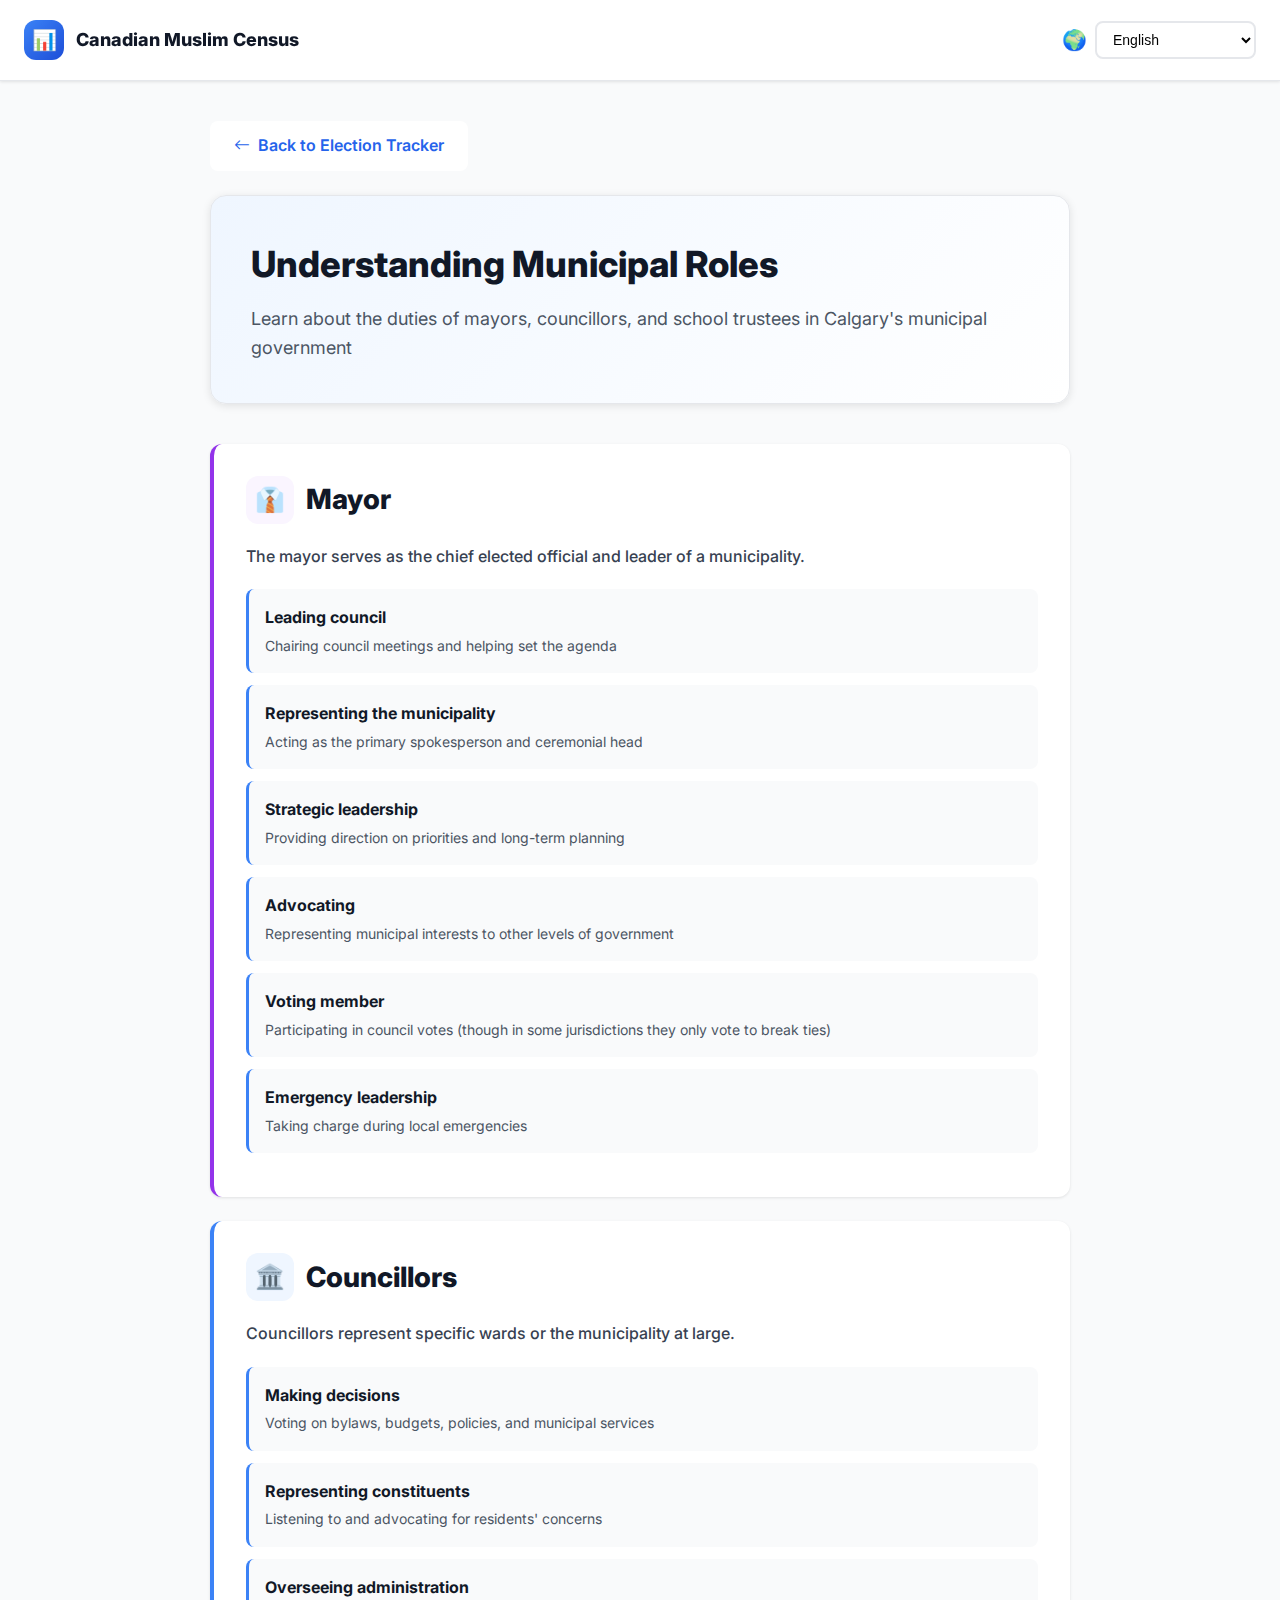
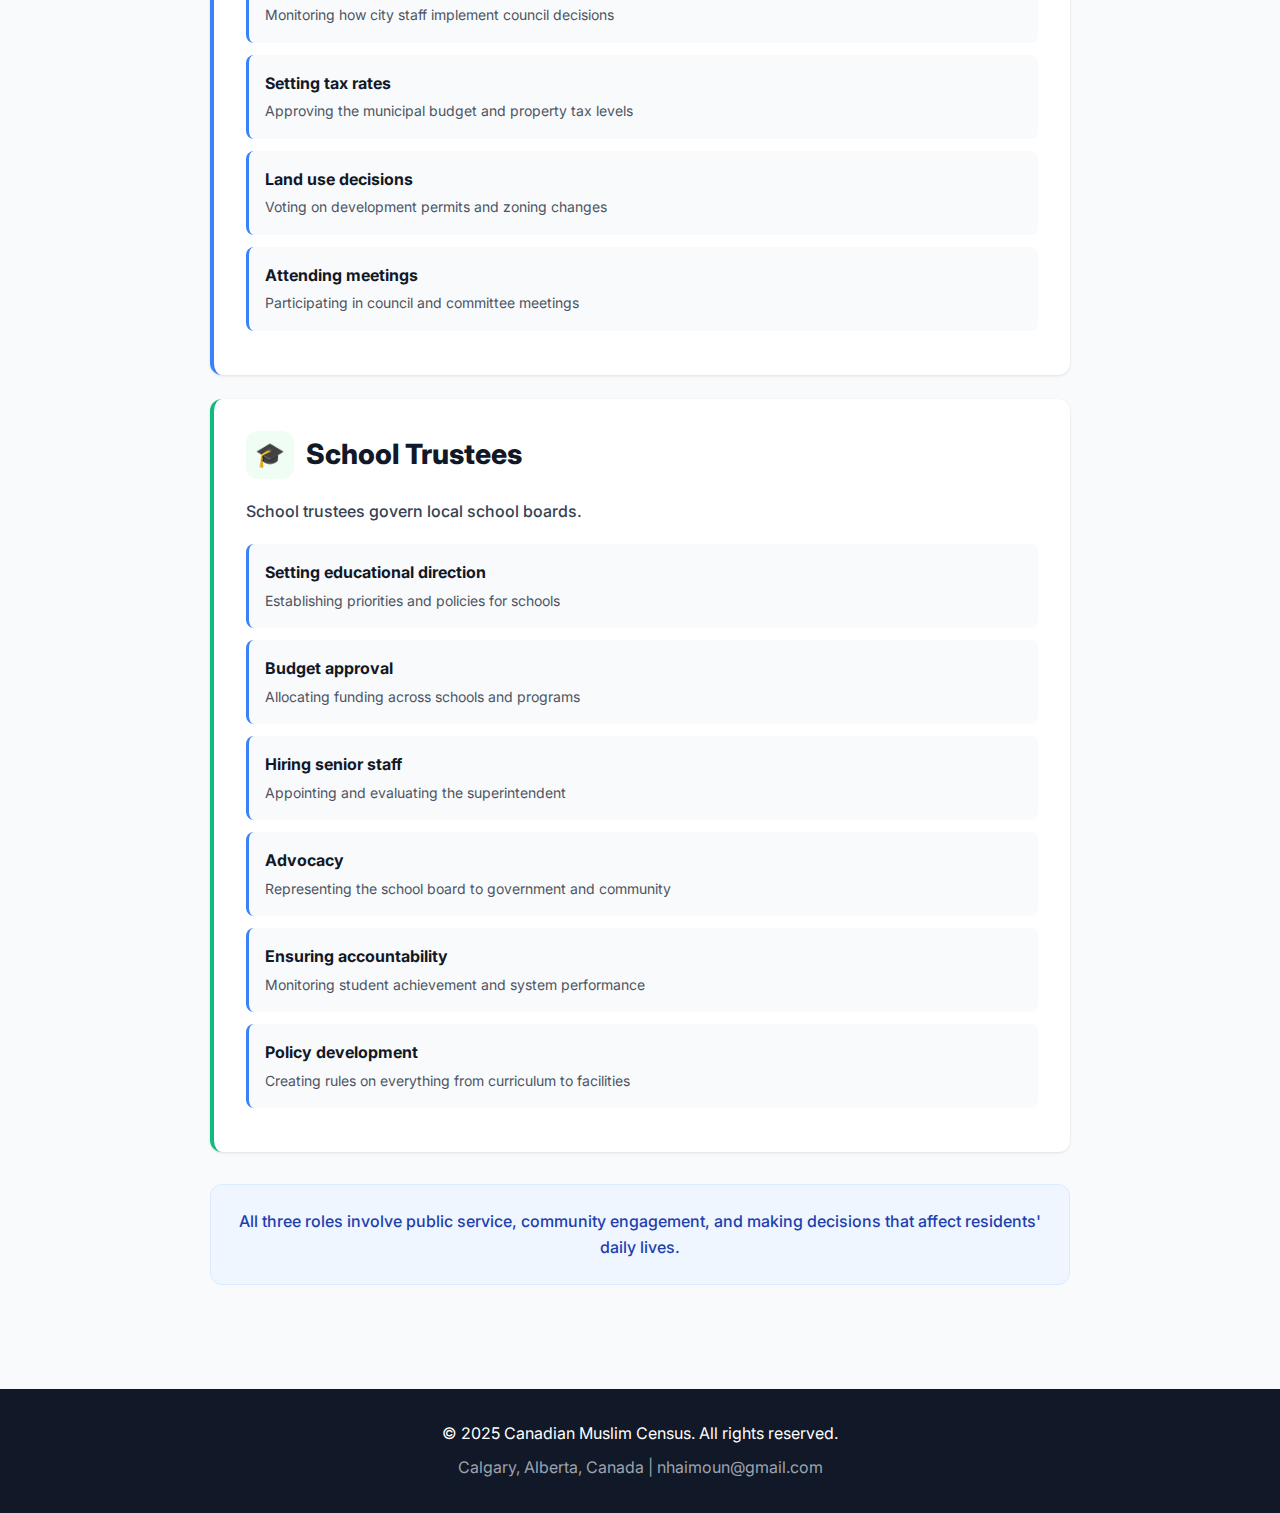
<file: calgary-municipal-roles.html>
<!DOCTYPE html>
<html lang="en">
<head>
  <meta charset="utf-8">
  <meta content="width=device-width, initial-scale=1.0" name="viewport">
  <title>Municipal Roles Explained - Canadian Muslim Census</title>
  <meta name="description" content="Understanding the duties of mayors, councillors, and school trustees in Calgary's municipal election.">

  <!-- Fonts -->
  <link href="https://fonts.googleapis.com" rel="preconnect">
  <link href="https://fonts.gstatic.com" rel="preconnect" crossorigin>
  <link href="https://fonts.googleapis.com/css2?family=Inter:wght@100;200;300;400;500;600;700;800;900&display=swap" rel="stylesheet">

  <!-- Bootstrap Icons -->
  <link href="https://cdn.jsdelivr.net/npm/bootstrap-icons@1.11.0/font/bootstrap-icons.css" rel="stylesheet">

  <style>
    :root {
      --color-primary-50: #eff6ff;
      --color-primary-100: #dbeafe;
      --color-primary-500: #3b82f6;
      --color-primary-600: #2563eb;
      --color-primary-700: #1d4ed8;
      --color-gray-50: #f9fafb;
      --color-gray-100: #f3f4f6;
      --color-gray-200: #e5e7eb;
      --color-gray-600: #4b5563;
      --font-family-sans: 'Inter', -apple-system, BlinkMacSystemFont, 'Segoe UI', Roboto, sans-serif;
    }

    * { margin: 0; padding: 0; box-sizing: border-box; }
    body { 
      font-family: var(--font-family-sans); 
      background: var(--color-gray-50); 
      color: #111827;
      line-height: 1.6;
    }

    /* Header */
    .header { 
      background: white; 
      border-bottom: 1px solid var(--color-gray-200); 
      position: sticky; 
      top: 0; 
      z-index: 1000;
      box-shadow: 0 1px 3px rgba(0,0,0,0.1);
    }
    .header-content { 
      max-width: 1400px; 
      margin: 0 auto; 
      padding: 0 1.5rem; 
      display: flex; 
      justify-content: space-between; 
      align-items: center; 
      min-height: 80px;
    }
    .logo { 
      display: flex; 
      align-items: center; 
      gap: 0.75rem; 
      text-decoration: none; 
      color: #111827;
    }
    .logo-icon { 
      width: 40px; 
      height: 40px; 
      background: linear-gradient(135deg, var(--color-primary-500), var(--color-primary-700)); 
      border-radius: 12px; 
      display: flex; 
      align-items: center; 
      justify-content: center; 
      color: white; 
      font-weight: 700;
      font-size: 20px;
    }
    .logo-text { font-weight: 800; font-size: 18px; }

    /* Language Selector */
    .lang-selector { 
      display: flex; 
      gap: 8px; 
      align-items: center;
    }
    .lang-selector select {
      padding: 8px 12px;
      border: 2px solid var(--color-gray-200);
      border-radius: 8px;
      font-size: 14px;
      font-weight: 500;
      cursor: pointer;
      background: white;
    }
    .lang-selector select:focus {
      outline: none;
      border-color: var(--color-primary-500);
    }

    /* Main Content */
    .container {
      max-width: 900px;
      margin: 0 auto;
      padding: 40px 20px;
    }

    .page-header {
      background: linear-gradient(135deg, var(--color-primary-50), #ffffff);
      padding: 40px;
      border-radius: 16px;
      margin-bottom: 40px;
      box-shadow: 0 2px 8px rgba(0,0,0,0.1);
      border: 1px solid var(--color-gray-200);
    }

    .page-title {
      font-size: 36px;
      font-weight: 800;
      color: #111827;
      margin-bottom: 12px;
    }

    .page-subtitle {
      font-size: 18px;
      color: var(--color-gray-600);
    }

    .role-section {
      background: white;
      padding: 32px;
      border-radius: 12px;
      margin-bottom: 24px;
      box-shadow: 0 1px 3px rgba(0,0,0,0.1);
      border-left: 4px solid var(--color-primary-500);
    }

    .role-section.mayor { border-left-color: #9333ea; }
    .role-section.councillor { border-left-color: #3b82f6; }
    .role-section.trustee { border-left-color: #10b981; }

    .role-title {
      font-size: 28px;
      font-weight: 800;
      color: #111827;
      margin-bottom: 20px;
      display: flex;
      align-items: center;
      gap: 12px;
    }

    .role-icon {
      width: 48px;
      height: 48px;
      border-radius: 12px;
      display: flex;
      align-items: center;
      justify-content: center;
      font-size: 24px;
    }

    .role-icon.mayor { background: #faf5ff; }
    .role-icon.councillor { background: #eff6ff; }
    .role-icon.trustee { background: #f0fdf4; }

    .role-intro {
      font-size: 16px;
      color: #374151;
      margin-bottom: 20px;
      font-weight: 500;
    }

    .duties-list {
      list-style: none;
      padding: 0;
    }

    .duties-list li {
      padding: 16px;
      margin-bottom: 12px;
      background: var(--color-gray-50);
      border-radius: 8px;
      border-left: 3px solid var(--color-primary-500);
    }

    .duty-title {
      font-weight: 700;
      color: #111827;
      font-size: 16px;
      margin-bottom: 4px;
    }

    .duty-description {
      color: var(--color-gray-600);
      font-size: 14px;
    }

    .closing-note {
      background: var(--color-primary-50);
      padding: 24px;
      border-radius: 12px;
      margin-top: 32px;
      border: 1px solid var(--color-primary-100);
      text-align: center;
      font-size: 16px;
      color: #1e40af;
      font-weight: 500;
    }

    .back-link {
      display: inline-flex;
      align-items: center;
      gap: 8px;
      background: white;
      color: var(--color-primary-600);
      padding: 12px 24px;
      border-radius: 8px;
      text-decoration: none;
      font-weight: 600;
      border: 2px solid var(--color-primary-200);
      margin-bottom: 24px;
      transition: all 0.2s;
    }

    .back-link:hover {
      background: var(--color-primary-50);
      border-color: var(--color-primary-500);
    }

    /* Footer */
    .footer { 
      background: #111827; 
      color: white; 
      padding: 2rem 0; 
      margin-top: 4rem;
    }
    .footer-content { 
      max-width: 1400px; 
      margin: 0 auto; 
      padding: 0 1.5rem; 
      text-align: center;
    }

    @media (max-width: 768px) {
      .page-title { font-size: 28px; }
      .role-title { font-size: 24px; }
      .page-header { padding: 24px; }
      .role-section { padding: 20px; }
    }
  </style>
</head>
<body>
  <!-- Header -->
  <header class="header">
    <div class="header-content">
      <a href="index.html" class="logo">
        <div class="logo-icon">📊</div>
        <span class="logo-text">Canadian Muslim Census</span>
      </a>
      <div class="lang-selector">
        <span style="font-size: 20px;">🌍</span>
        <select id="langSelect">
          <option value="en">English</option>
          <option value="fr">Français</option>
          <option value="ar">العربية (Arabic)</option>
          <option value="ur">اردو (Urdu)</option>
          <option value="hi">हिन्दी (Hindi)</option>
          <option value="pa">ਪੰਜਾਬੀ (Punjabi)</option>
          <option value="fa">فارسی (Farsi)</option>
          <option value="tr">Türkçe (Turkish)</option>
          <option value="ps">پښتو (Pashto)</option>
          <option value="dari">دری (Dari)</option>
          <option value="sw">Kiswahili (Swahili)</option>
        </select>
      </div>
    </div>
  </header>

  <main class="container">
    <a href="calgary-2025.html" class="back-link">
      <i class="bi bi-arrow-left"></i>
      Back to Election Tracker
    </a>

    <div class="page-header">
      <h1 class="page-title">Understanding Municipal Roles</h1>
      <p class="page-subtitle">Learn about the duties of mayors, councillors, and school trustees in Calgary's municipal government</p>
    </div>

    <div class="role-section mayor">
      <h2 class="role-title">
        <span class="role-icon mayor">👔</span>
        Mayor
      </h2>
      <p class="role-intro">The mayor serves as the chief elected official and leader of a municipality.</p>
      <ul class="duties-list">
        <li>
          <div class="duty-title">Leading council</div>
          <div class="duty-description">Chairing council meetings and helping set the agenda</div>
        </li>
        <li>
          <div class="duty-title">Representing the municipality</div>
          <div class="duty-description">Acting as the primary spokesperson and ceremonial head</div>
        </li>
        <li>
          <div class="duty-title">Strategic leadership</div>
          <div class="duty-description">Providing direction on priorities and long-term planning</div>
        </li>
        <li>
          <div class="duty-title">Advocating</div>
          <div class="duty-description">Representing municipal interests to other levels of government</div>
        </li>
        <li>
          <div class="duty-title">Voting member</div>
          <div class="duty-description">Participating in council votes (though in some jurisdictions they only vote to break ties)</div>
        </li>
        <li>
          <div class="duty-title">Emergency leadership</div>
          <div class="duty-description">Taking charge during local emergencies</div>
        </li>
      </ul>
    </div>

    <div class="role-section councillor">
      <h2 class="role-title">
        <span class="role-icon councillor">🏛️</span>
        Councillors
      </h2>
      <p class="role-intro">Councillors represent specific wards or the municipality at large.</p>
      <ul class="duties-list">
        <li>
          <div class="duty-title">Making decisions</div>
          <div class="duty-description">Voting on bylaws, budgets, policies, and municipal services</div>
        </li>
        <li>
          <div class="duty-title">Representing constituents</div>
          <div class="duty-description">Listening to and advocating for residents' concerns</div>
        </li>
        <li>
          <div class="duty-title">Overseeing administration</div>
          <div class="duty-description">Monitoring how city staff implement council decisions</div>
        </li>
        <li>
          <div class="duty-title">Setting tax rates</div>
          <div class="duty-description">Approving the municipal budget and property tax levels</div>
        </li>
        <li>
          <div class="duty-title">Land use decisions</div>
          <div class="duty-description">Voting on development permits and zoning changes</div>
        </li>
        <li>
          <div class="duty-title">Attending meetings</div>
          <div class="duty-description">Participating in council and committee meetings</div>
        </li>
      </ul>
    </div>

    <div class="role-section trustee">
      <h2 class="role-title">
        <span class="role-icon trustee">🎓</span>
        School Trustees
      </h2>
      <p class="role-intro">School trustees govern local school boards.</p>
      <ul class="duties-list">
        <li>
          <div class="duty-title">Setting educational direction</div>
          <div class="duty-description">Establishing priorities and policies for schools</div>
        </li>
        <li>
          <div class="duty-title">Budget approval</div>
          <div class="duty-description">Allocating funding across schools and programs</div>
        </li>
        <li>
          <div class="duty-title">Hiring senior staff</div>
          <div class="duty-description">Appointing and evaluating the superintendent</div>
        </li>
        <li>
          <div class="duty-title">Advocacy</div>
          <div class="duty-description">Representing the school board to government and community</div>
        </li>
        <li>
          <div class="duty-title">Ensuring accountability</div>
          <div class="duty-description">Monitoring student achievement and system performance</div>
        </li>
        <li>
          <div class="duty-title">Policy development</div>
          <div class="duty-description">Creating rules on everything from curriculum to facilities</div>
        </li>
      </ul>
    </div>

    <div class="closing-note">
      All three roles involve public service, community engagement, and making decisions that affect residents' daily lives.
    </div>
  </main>

  <!-- Footer -->
  <footer class="footer">
    <div class="footer-content">
      <p>&copy; 2025 Canadian Muslim Census. All rights reserved.</p>
      <p style="margin-top: 8px; color: #9ca3af;">Calgary, Alberta, Canada | nhaimoun@gmail.com</p>
    </div>
  </footer>

  <!-- Google Translate (hidden) -->
  <div id="google_translate_element" style="display:none;"></div>

  <script>
    function googleTranslateElementInit() {
      if (window.google && window.google.translate) {
        new google.translate.TranslateElement({
          pageLanguage: 'en',
          includedLanguages: 'en,fr,ar,ur,hi,pa,fa,tr,ps,sw',
          autoDisplay: false
        }, 'google_translate_element');
      }
    }

    function GTranslateFireEvent(element, event) {
      try {
        if (document.createEvent) {
          var evt = document.createEvent('HTMLEvents');
          evt.initEvent(event, true, true);
          element.dispatchEvent(evt);
        } else if (document.createEventObject) {
          var evt = document.createEventObject();
          element.fireEvent('on' + event, evt);
        }
      } catch (e) {}
    }

    function doGTranslate(langPair) {
      if (langPair.value) langPair = langPair.value;
      var lang = langPair.split('|')[1];
      var select = document.querySelector('select.goog-te-combo');
      if (!select) {
        setTimeout(function(){ doGTranslate(langPair); }, 500);
        return;
      }
      select.value = lang;
      GTranslateFireEvent(select, 'change');
    }

    function setLanguage(code) {
      var langMap = { 
        'dari': 'fa',
        'ps': 'ps'
      };
      var targetLang = langMap[code] || code || 'en';
      doGTranslate('en|' + targetLang);
    }

    // Language selector event
    document.getElementById('langSelect').addEventListener('change', function(e) {
      setLanguage(e.target.value);
    });

    // Initialize on load
    window.addEventListener('load', function() {
      setTimeout(googleTranslateElementInit, 100);
    });
  </script>

  <script src="https://translate.google.com/translate_a/element.js?cb=googleTranslateElementInit"></script>
</body>
</html>
</file>
